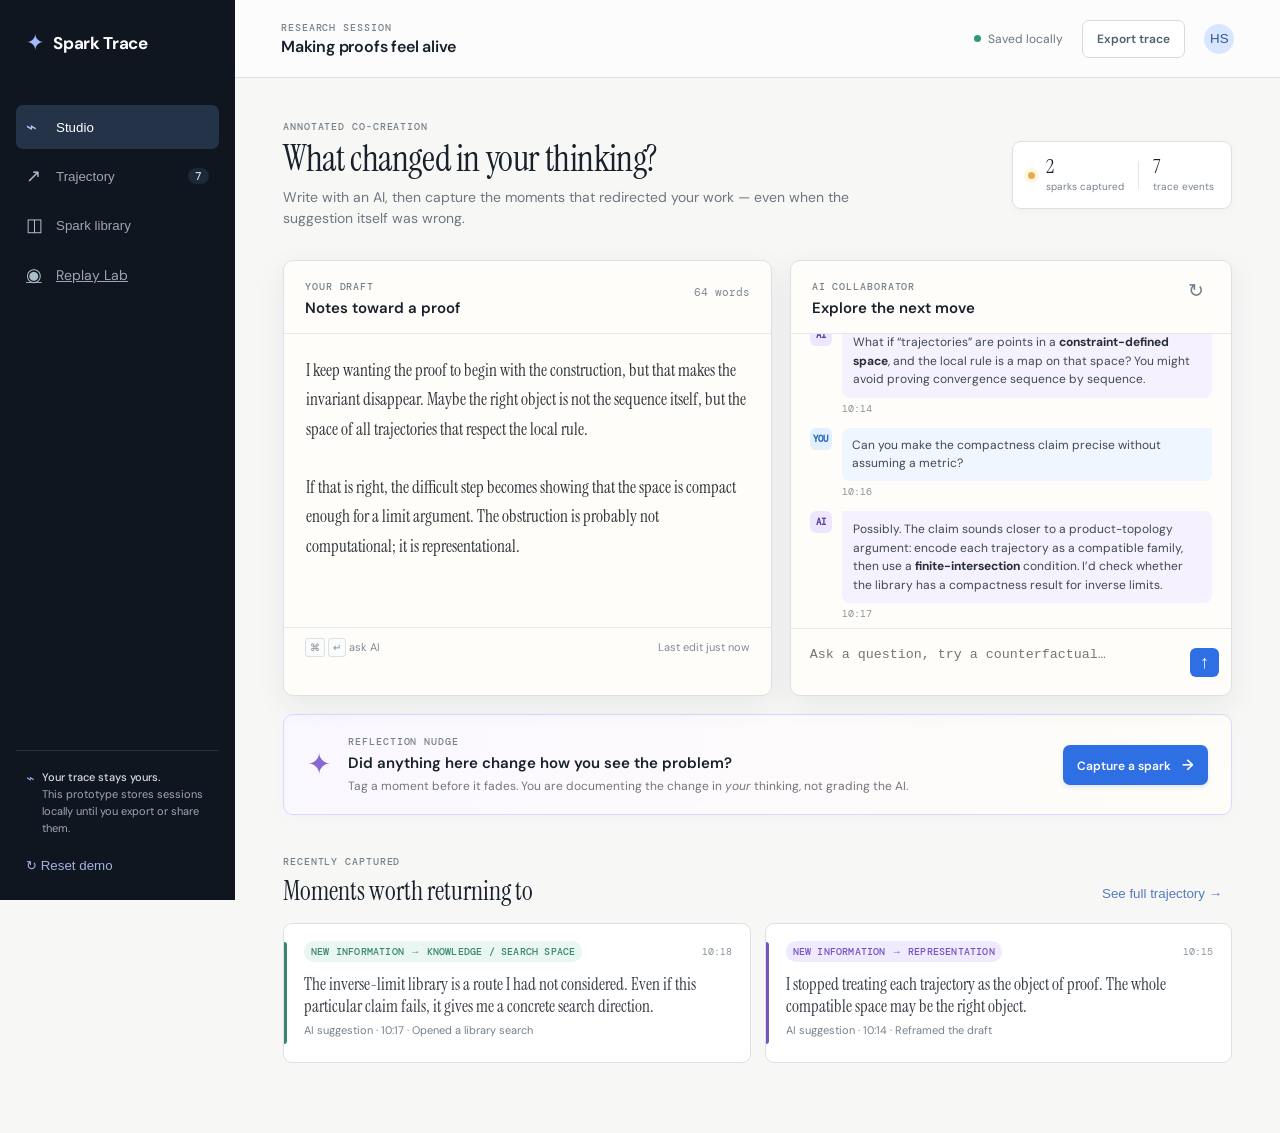
<file: index.html>
<!doctype html>
<html lang="en">
  <head>
    <meta charset="utf-8" />
    <meta name="viewport" content="width=device-width, initial-scale=1" />
    <meta name="theme-color" content="#10161f" />
    <title>Spark Trace — creative work, made inspectable</title>
    <link rel="stylesheet" href="./spark.css" />
    <link rel="stylesheet" href="./spark-v2.css" />
  </head>
  <body>
    <div class="app-shell">
      <aside class="sidebar">
        <a class="brand" href="#top" aria-label="Spark Trace home"><span class="brand-mark">✦</span> Spark Trace</a>
        <nav class="nav" aria-label="Workspace navigation">
          <button class="nav-item active" data-view="studio"><span>⌁</span> Studio</button>
          <button class="nav-item" data-view="trajectory"><span>↗</span> Trajectory <b id="trajectoryCount">7</b></button>
          <button class="nav-item" data-view="library"><span>◫</span> Spark library</button>
          <a class="nav-item" href="./replay.html"><span>◉</span> Replay Lab</a>
        </nav>
        <div class="sidebar-bottom">
          <div class="consent-note"><span class="lock">⌁</span><p><strong>Your trace stays yours.</strong><br />This prototype stores sessions locally until you export or share them.</p></div>
          <button class="text-button" id="resetDemo">↻ Reset demo</button>
        </div>
      </aside>

      <main id="top" class="workspace">
        <header class="topbar">
          <div class="project-title"><span class="eyebrow">RESEARCH SESSION</span><input id="sessionTitle" aria-label="Session title" value="Making proofs feel alive" /></div>
          <div class="topbar-actions"><span class="saved" id="saveState"><i></i> Saved locally</span><button class="button button-ghost" id="exportButton">Export trace</button><button class="avatar" aria-label="Profile">HS</button></div>
        </header>

        <section id="studioView" class="studio-view">
          <section class="intro-bar">
            <div><p class="eyebrow">ANNOTATED CO-CREATION</p><h1>What changed in your thinking?</h1><p class="subtle">Write with an AI, then capture the moments that redirected your work — even when the suggestion itself was wrong.</p></div>
            <div class="session-pulse"><span class="pulse-dot"></span><div><strong id="sparkTotal">2</strong><small>sparks captured</small></div><div class="pulse-rule"></div><div><strong id="turnTotal">7</strong><small>trace events</small></div></div>
          </section>

          <section class="work-grid">
            <article class="writing-panel panel">
              <div class="panel-header"><div><p class="eyebrow">YOUR DRAFT</p><h2>Notes toward a proof</h2></div><span class="word-count" id="wordCount">68 words</span></div>
              <textarea id="draft" spellcheck="true">I keep wanting the proof to begin with the construction, but that makes the invariant disappear. Maybe the right object is not the sequence itself, but the space of all trajectories that respect the local rule.

If that is right, the difficult step becomes showing that the space is compact enough for a limit argument. The obstruction is probably not computational; it is representational.</textarea>
              <div class="editor-footer"><span><kbd>⌘</kbd> <kbd>↵</kbd> ask AI</span><span id="editState">Last edit just now</span></div>
            </article>

            <article class="ai-panel panel">
              <div class="panel-header"><div><p class="eyebrow">AI COLLABORATOR</p><h2>Explore the next move</h2></div><button id="newSuggestion" class="icon-button" title="New suggestion" aria-label="New suggestion">↻</button></div>
              <div id="chatStream" class="chat-stream" aria-live="polite"></div>
              <form id="promptForm" class="prompt-box"><textarea id="promptInput" aria-label="Message the AI" placeholder="Ask a question, try a counterfactual…"></textarea><button class="send-button" aria-label="Send message" type="submit">↑</button></form>
            </article>
          </section>

          <section class="annotation-prompt" id="annotationPrompt">
            <div class="spark-glyph">✦</div><div><p class="eyebrow">REFLECTION NUDGE</p><h2>Did anything here change how you see the problem?</h2><p>Tag a moment before it fades. You are documenting the change in <em>your</em> thinking, not grading the AI.</p></div><button class="button" id="openAnnotation">Capture a spark <span>→</span></button>
          </section>

          <section class="recent-section">
            <div class="section-heading"><div><p class="eyebrow">RECENTLY CAPTURED</p><h2>Moments worth returning to</h2></div><button class="text-button" data-view="trajectory">See full trajectory →</button></div>
            <div class="spark-cards" id="sparkCards"></div>
          </section>
        </section>

        <section id="trajectoryView" class="secondary-view hidden">
          <div class="secondary-heading"><p class="eyebrow">SESSION REPLAY</p><h1>Trajectory, not transcript.</h1><p>Inspect the moves, pauses, revisions, and sparks that made this session take its particular path.</p></div>
          <div class="trajectory-layout"><section class="trace-card"><div class="trace-head"><div><h2>Interaction trace</h2><p><span class="legend human"></span> You <span class="legend ai"></span> AI <span class="legend spark"></span> Spark</p></div><button class="button button-ghost" id="addCheckpoint">+ Add checkpoint</button></div><ol class="timeline" id="timeline"></ol></section><aside class="insight-panel"><p class="eyebrow">TRACE READING</p><h2>What the trajectory suggests</h2><div id="trajectoryInsights"></div><div class="method-note"><span>◌</span><p><strong>Research prompt</strong><br />Compare a captured spark to the next two human moves. Did it redirect action, only prompt reflection, or leave no trace?</p></div></aside></div>
        </section>

        <section id="libraryView" class="secondary-view hidden">
          <div class="secondary-heading"><p class="eyebrow">WORKING TAXONOMY</p><h1>A spark has two coordinates.</h1><p>First: what changed in the person’s thinking? Second: what kind of cue set that change in motion? The two should not be collapsed into one label.</p></div>
          <div class="taxonomy-tools"><input id="taxonomySearch" placeholder="Search changes or triggers" aria-label="Search changes or triggers" /><span id="taxonomyResult">6 changes · 7 triggers</span></div><div class="taxonomy-grid" id="taxonomyGrid"></div>
        </section>
      </main>
    </div>

    <div class="modal-backdrop hidden" id="modalBackdrop">
      <section class="annotation-modal" role="dialog" aria-modal="true" aria-labelledby="annotationTitle">
        <button class="modal-close" id="closeAnnotation" aria-label="Close">×</button><p class="eyebrow">CAPTURE A SPARK</p><h2 id="annotationTitle">Name the shift, not the suggestion.</h2><p class="modal-lede">Select the cue that mattered, then describe what became newly possible in your thinking.</p>
        <form id="annotationForm">
          <label>Source moment<select id="sourceMoment"></select></label>
          <div class="taxonomy-form-block"><p class="form-label">1. What changed in your thinking?</p><p class="form-helper">Choose the primary dimension of change.</p><div class="type-picker impact-picker" id="impactPicker"></div></div>
          <div class="taxonomy-form-block"><p class="form-label">2. What triggered that change?</p><p class="form-helper">Select every cue that mattered. It is fine to leave this uncertain.</p><div class="type-picker trigger-picker" id="triggerPicker"></div></div>
          <label>What changed for you?<textarea id="sparkDescription" placeholder="e.g. I stopped trying to prove a property of each trajectory and started looking for structure in the whole space." required></textarea></label>
          <div class="form-row"><label>Confidence<select id="sparkConfidence"><option>Emerging — I want to follow it</option><option>Likely — it redirected my next step</option><option>Confirmed — it shaped the draft</option></select></label><label>What happened next?<select id="sparkOutcome"><option>I explored it</option><option>I revised my framing</option><option>I found a tool / source</option><option>I set it aside</option></select></label></div>
          <div class="modal-actions"><button class="button button-ghost" type="button" id="cancelAnnotation">Cancel</button><button class="button" type="submit">Save spark <span>→</span></button></div>
        </form>
      </section>
    </div>
    <div class="toast hidden" id="toast"></div>
    <script src="./spark.js"></script>
  </body>
</html>
</file>
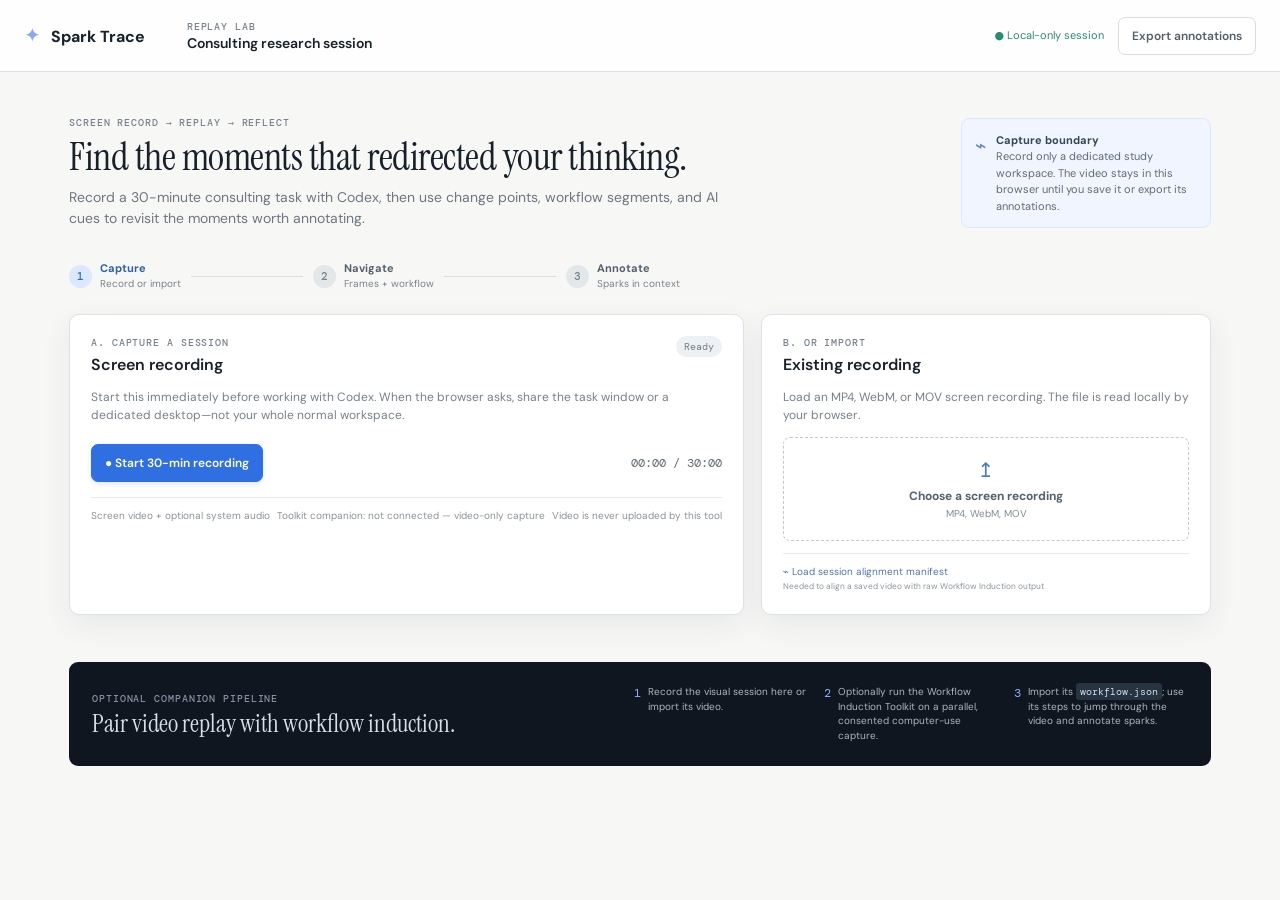
<file: replay.html>
<!doctype html>
<html lang="en">
  <head>
    <meta charset="utf-8" />
    <meta name="viewport" content="width=device-width, initial-scale=1" />
    <meta name="theme-color" content="#10161f" />
    <title>Spark Trace Replay Lab</title>
    <link rel="stylesheet" href="./replay.css" />
  </head>
  <body>
    <header class="topbar">
      <a class="brand" href="./index.html"><span>✦</span> Spark Trace</a>
      <div class="session-title"><span class="eyebrow">REPLAY LAB</span><input id="sessionName" value="Consulting research session" aria-label="Session name" /></div>
      <div class="top-actions"><span class="local-status">● Local-only session</span><button class="ghost-button" id="exportButton">Export annotations</button></div>
    </header>

    <main>
      <section class="hero">
        <div>
          <p class="eyebrow">SCREEN RECORD → REPLAY → REFLECT</p>
          <h1>Find the moments that redirected your thinking.</h1>
          <p>Record a 30-minute consulting task with Codex, then use change points, workflow segments, and AI cues to revisit the moments worth annotating.</p>
        </div>
        <aside class="privacy-note"><span>⌁</span><p><strong>Capture boundary</strong><br />Record only a dedicated study workspace. The video stays in this browser until you save it or export its annotations.</p></aside>
      </section>

      <section class="stepper" aria-label="Replay workflow">
        <div class="step active"><span>1</span><div><strong>Capture</strong><small>Record or import</small></div></div>
        <i></i>
        <div class="step"><span>2</span><div><strong>Navigate</strong><small>Frames + workflow</small></div></div>
        <i></i>
        <div class="step"><span>3</span><div><strong>Annotate</strong><small>Sparks in context</small></div></div>
      </section>

      <section class="capture-grid">
        <article class="card capture-card">
          <div class="card-heading"><div><p class="eyebrow">A. CAPTURE A SESSION</p><h2>Screen recording</h2></div><span id="recordStatus" class="status-pill">Ready</span></div>
          <p class="support">Start this immediately before working with Codex. When the browser asks, share the task window or a dedicated desktop—not your whole normal workspace.</p>
          <div class="record-controls">
            <button class="primary-button" id="recordButton">● Start 30-min recording</button>
            <button class="danger-button hidden" id="stopButton">■ Stop & prepare replay</button>
            <span id="recordTimer" class="timer">00:00 / 30:00</span>
          </div>
          <div class="capture-foot"><span>Screen video + optional system audio</span><span id="workflowCompanionStatus">Toolkit companion: checking local connection…</span><span>Video is never uploaded by this tool</span></div>
        </article>

        <article class="card import-card">
          <div class="card-heading"><div><p class="eyebrow">B. OR IMPORT</p><h2>Existing recording</h2></div></div>
          <p class="support">Load an MP4, WebM, or MOV screen recording. The file is read locally by your browser.</p>
          <label class="file-drop" for="videoInput"><input id="videoInput" type="file" accept="video/*" /><span class="drop-icon">↥</span><strong>Choose a screen recording</strong><small>MP4, WebM, MOV</small></label>
          <a class="download-link hidden" id="videoDownload" download="spark-trace-recording.webm">↓ Save captured recording</a>
          <label class="manifest-import" for="sessionManifestInput"><input id="sessionManifestInput" type="file" accept=".json,application/json" />⌁ Load session alignment manifest <small>Needed to align a saved video with raw Workflow Induction output</small></label>
          <a class="download-link hidden" id="manifestDownload" download="spark-trace-session.json">↓ Save session alignment manifest</a>
        </article>
      </section>

      <section id="workspace" class="workspace hidden">
        <div class="replay-header">
          <div><p class="eyebrow">SESSION REPLAY</p><h2 id="videoLabel">Untitled recording</h2><p id="durationLabel">Preparing video…</p></div>
          <div class="replay-counts"><div><strong id="frameCount">0</strong><small>change points</small></div><div><strong id="segmentCount">0</strong><small>workflow segments</small></div><div><strong id="candidateCount">0</strong><small>review prompts</small></div><div><strong id="sparkCount">0</strong><small>sparks</small></div></div>
        </div>

        <div class="video-layout">
          <article class="video-card">
            <video id="replayVideo" controls playsinline></video>
            <div class="playhead-panel">
              <div><span class="eyebrow">PLAYHEAD</span><strong id="playhead">00:00</strong></div>
              <div class="range-wrap"><label for="rangeStart">Annotate a moment or interval</label><div><input id="rangeStart" type="number" min="0" step="1" value="0" /><span>to</span><input id="rangeEnd" type="number" min="0" step="1" value="0" /><span>sec</span><button class="text-button" id="usePlayhead">Use playhead</button></div></div>
              <button class="primary-button compact" id="openSparkButton">Capture spark →</button>
            </div>
          </article>

          <aside class="right-rail">
            <article class="rail-card">
              <div class="rail-heading"><div><p class="eyebrow">WORKFLOW NAVIGATION</p><h3>Find a moment faster</h3></div><button class="text-button" id="openSegmentButton">+ Segment</button></div>
              <div class="filter-row" id="filters">
                <button class="filter active" data-filter="all">All</button>
                <button class="filter" data-filter="ai">AI cue</button>
                <button class="filter" data-filter="source">Source</button>
                <button class="filter" data-filter="draft">Draft</button>
                <button class="filter" data-filter="calculate">Table / calc</button>
              </div>
              <input id="segmentSearch" class="search" placeholder="Search workflow labels or notes" aria-label="Search workflow segments" />
              <div class="segment-list" id="segmentList"></div>
              <label class="workflow-import" for="workflowInput"><input id="workflowInput" type="file" accept=".json,application/json" />⌁ Import workflow.json <small>Optional companion output from Workflow Induction Toolkit</small></label>
              <p class="alignment-status" id="alignmentStatus">Workflow alignment: waiting for an import</p>
            </article>
            <article class="rail-card method-card"><span>◌</span><p><strong>Suggestions are not labels</strong><br />Video changes and workflow events can propose a moment to review. Only the participant can confirm, edit, or dismiss a spark.</p></article>
          </aside>
        </div>

        <section class="filmstrip-section">
          <div class="section-title"><div><p class="eyebrow">VISUAL TIMELINE</p><h2>Change-point filmstrip</h2></div><div class="sampling"><label for="sampleInterval">Sample every</label><select id="sampleInterval"><option value="15" selected>15 sec</option><option value="30">30 sec</option><option value="60">60 sec</option></select><button class="ghost-button" id="buildFrames">Rebuild frames</button></div></div>
          <p class="support">Frames are generated locally from the recording. Add a workflow segment or spark when a thumbnail reminds you of a meaningful turn.</p>
          <div class="filmstrip" id="filmstrip"></div>
        </section>

        <section class="candidate-section">
          <div class="section-title"><div><p class="eyebrow">ASSISTED REVIEW QUEUE</p><h2>Candidate moments to consider</h2></div><button class="ghost-button" id="generateCandidates">Refresh suggestions</button></div>
          <p class="support">The tool proposes moments from visible context changes and imported workflow activity: AI turns, source transitions, pauses, rapid switching, corrections, and workflow boundaries. These are prompts for review—not inferred sparks.</p>
          <div class="candidate-list" id="candidateList"></div>
        </section>

        <section class="annotation-section">
          <div class="section-title"><div><p class="eyebrow">CAPTURED SPARKS</p><h2>Participant interpretation, linked to evidence</h2></div><button class="text-button" id="jumpToCurrent">Jump to playhead ↑</button></div>
          <div class="spark-list" id="sparkList"></div>
        </section>
      </section>

      <section class="how-it-works">
        <div><p class="eyebrow">OPTIONAL COMPANION PIPELINE</p><h2>Pair video replay with workflow induction.</h2></div>
        <ol>
          <li><span>1</span><p>Record the visual session here or import its video.</p></li>
          <li><span>2</span><p>Optionally run the Workflow Induction Toolkit on a parallel, consented computer-use capture.</p></li>
          <li><span>3</span><p>Import its <code>workflow.json</code>; use its steps to jump through the video and annotate sparks.</p></li>
        </ol>
      </section>
    </main>

    <div class="modal-backdrop hidden" id="sparkModal">
      <section class="modal" role="dialog" aria-modal="true" aria-labelledby="sparkModalTitle">
        <button class="close" data-close="sparkModal" aria-label="Close">×</button>
        <p class="eyebrow">CAPTURE A SPARK</p><h2 id="sparkModalTitle">Name the shift, then its trigger.</h2>
        <p class="modal-intro">This annotation will be linked to <strong id="sparkMoment">00:00</strong> in the recording. Describe a change in your thinking—not whether the AI was correct.</p>
        <form id="sparkForm">
          <label>What was the cue?<select id="cueType"><option>AI response visible on screen</option><option>Source / document evidence</option><option>My own question or note</option><option>Contrast, conflict, or error</option><option>Other screen moment</option></select></label>
          <label>Cue note <input id="cueNote" placeholder="e.g. Codex used the prior fiscal-year column" /></label>
          <div class="taxonomy-block"><p class="form-label">1. What changed in your thinking?</p><p class="form-help">Choose the primary dimension of change.</p><div class="picker" id="changePicker"></div></div>
          <div class="taxonomy-block"><p class="form-label">2. What triggered that change?</p><p class="form-help">Choose every kind of cue that mattered.</p><div class="picker" id="triggerPicker"></div></div>
          <label>What changed for you?<textarea id="sparkText" required placeholder="Before this, I was… After this cue, I began to…"></textarea></label>
          <div class="two-col"><label>Confidence<select id="confidence"><option>Emerging — I want to follow it</option><option>Likely — it redirected my next step</option><option>Confirmed — it shaped the recommendation</option></select></label><label>What happened next?<select id="outcome"><option>I explored another source</option><option>I revised a claim</option><option>I changed the recommendation</option><option>I set it aside</option></select></label></div>
          <div class="modal-actions"><button type="button" class="ghost-button" data-close="sparkModal">Cancel</button><button class="primary-button" type="submit">Save spark →</button></div>
        </form>
      </section>
    </div>

    <div class="modal-backdrop hidden" id="segmentModal">
      <section class="modal small-modal" role="dialog" aria-modal="true" aria-labelledby="segmentModalTitle">
        <button class="close" data-close="segmentModal" aria-label="Close">×</button>
        <p class="eyebrow">ADD A NAVIGATION MARKER</p><h2 id="segmentModalTitle">Describe what was happening.</h2>
        <form id="segmentForm">
          <label>Label <input id="segmentLabel" required placeholder="e.g. Compared FY23 and FY24 risk disclosures" /></label>
          <div class="two-col"><label>Start (sec)<input id="segmentStart" type="number" min="0" step="1" required /></label><label>End (sec)<input id="segmentEnd" type="number" min="0" step="1" required /></label></div>
          <label>Activity type<select id="segmentKind"><option value="source">Source / document</option><option value="ai">AI cue</option><option value="draft">Draft / recommendation</option><option value="calculate">Table / calculation</option><option value="other">Other</option></select></label>
          <label>Note <textarea id="segmentNote" placeholder="Optional reminder for the replay"></textarea></label>
          <div class="modal-actions"><button type="button" class="ghost-button" data-close="segmentModal">Cancel</button><button class="primary-button" type="submit">Save marker →</button></div>
        </form>
      </section>
    </div>
    <div class="toast hidden" id="toast"></div>
    <script src="./replay.js"></script>
  </body>
</html>
</file>
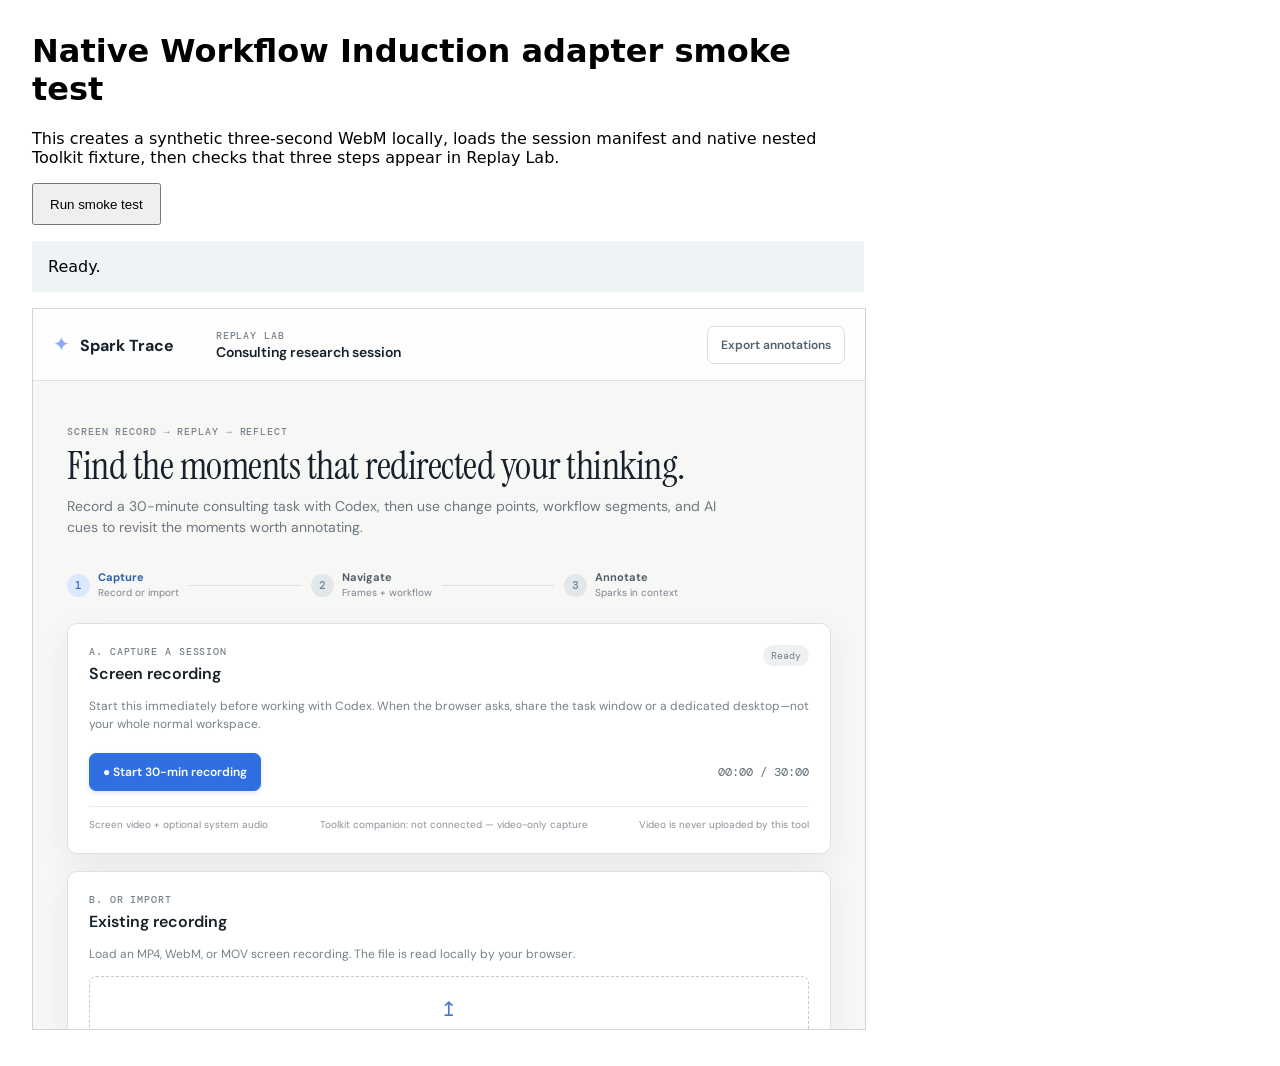
<file: tests/workflow-integration.html>
<!doctype html>
<meta charset="utf-8" />
<title>Spark Trace native Workflow Induction smoke test</title>
<style>body{font:16px system-ui;margin:2rem;max-width:52rem}button{padding:.7rem 1rem}#result{margin-top:1rem;padding:1rem;background:#eef3f6;white-space:pre-wrap}iframe{width:100%;height:720px;border:1px solid #ccd6dc;margin-top:1rem}</style>
<h1>Native Workflow Induction adapter smoke test</h1>
<p>This creates a synthetic three-second WebM locally, loads the session manifest and native nested Toolkit fixture, then checks that three steps appear in Replay Lab.</p>
<button id="run">Run smoke test</button><div id="result">Ready.</div><iframe id="app" src="../replay.html"></iframe>
<script>
const result = document.querySelector('#result'); const app = document.querySelector('#app');
const wait = (ms) => new Promise(resolve => setTimeout(resolve, ms));
function selectFile(input, file) { const dt = new DataTransfer(); dt.items.add(file); input.files = dt.files; input.dispatchEvent(new Event('change', { bubbles: true })); }
async function makeVideo() {
  const canvas = document.createElement('canvas'); canvas.width = 320; canvas.height = 180; const ctx = canvas.getContext('2d');
  const stream = canvas.captureStream(10); const recorder = new MediaRecorder(stream, { mimeType: 'video/webm' }); const chunks = [];
  recorder.ondataavailable = event => { if (event.data.size) chunks.push(event.data); };
  const done = new Promise(resolve => recorder.onstop = resolve); recorder.start(); const started = performance.now();
  while (performance.now() - started < 3100) { const time = performance.now() - started; ctx.fillStyle = time < 1000 ? '#1f4f82' : time < 2000 ? '#7d52b1' : '#ba654d'; ctx.fillRect(0,0,320,180); ctx.fillStyle = '#fff'; ctx.font = '24px sans-serif'; ctx.fillText('Synthetic ' + Math.floor(time / 1000), 76, 98); await wait(100); }
  recorder.stop(); await done; stream.getTracks().forEach(track => track.stop()); return new File([new Blob(chunks, { type: 'video/webm' })], 'synthetic-smoke-test.webm', { type: 'video/webm' });
}
async function fixture(path, name) { const body = await (await fetch(path)).text(); return new File([body], name, { type: 'application/json' }); }
document.querySelector('#run').onclick = async () => {
  try {
    result.textContent = 'Creating a local synthetic video…'; const video = await makeVideo(); const doc = app.contentDocument;
    selectFile(doc.querySelector('#videoInput'), video); await wait(700);
    selectFile(doc.querySelector('#sessionManifestInput'), await fixture('../fixtures/spark-trace-session-smoke.json', 'spark-trace-session-smoke.json')); await wait(100);
    selectFile(doc.querySelector('#workflowInput'), await fixture('../fixtures/workflow-induction-smoke.json', 'workflow-induction-smoke.json')); await wait(500);
    const count = doc.querySelector('#segmentCount').textContent; const status = doc.querySelector('#alignmentStatus').textContent;
    if (count !== '3') throw new Error('Expected 3 aligned workflow steps; saw ' + count + '. ' + status);
    result.textContent = 'PASS\n' + status + '\nNative nested Workflow Induction nodes were aligned to the synthetic video.';
  } catch (error) { result.textContent = 'FAIL\n' + error.message; throw error; }
};
</script>
</file>
<file: spark.css>
@import url('https://fonts.googleapis.com/css2?family=DM+Mono:wght@400;500&family=DM+Sans:opsz,wght@9..40,400;9..40,500;9..40,600;9..40,700&family=Instrument+Serif:ital@0;1&display=swap');

:root{--ink:#18212b;--navy:#10161f;--muted:#6e7681;--line:#dce1e5;--paper:#f7f8f6;--warm:#fffdf9;--blue:#2f6fe4;--blue-soft:#e9f0ff;--purple:#7a59c5;--purple-soft:#f0eaff;--gold:#d18a24;--green:#2f9978;--shadow:0 9px 30px rgba(17,26,36,.07)}*{box-sizing:border-box}body{margin:0;background:var(--paper);color:var(--ink);font-family:"DM Sans",system-ui,sans-serif;font-size:14px}.app-shell{min-height:100vh}.sidebar{width:235px;background:var(--navy);color:#dce2e9;position:fixed;inset:0 auto 0 0;padding:28px 16px 20px;display:flex;flex-direction:column}.brand{color:#fff;text-decoration:none;font-weight:700;font-size:17px;letter-spacing:-.3px;padding:0 10px;margin-bottom:48px;display:flex;gap:9px;align-items:center}.brand-mark{color:#9fbafd;font-size:22px}.nav{display:grid;gap:5px}.nav-item{font:500 14px inherit;color:#9ba6b5;background:transparent;border:0;border-radius:7px;padding:11px 10px;text-align:left;cursor:pointer;display:flex;gap:12px;align-items:center}.nav-item span{font-size:18px;width:18px;color:#aebdcb}.nav-item b{margin-left:auto;background:#1d2937;color:#cdd9e5;border-radius:10px;padding:1px 7px;font:500 11px "DM Mono"}.nav-item:hover{background:#182230;color:#fff}.nav-item.active{background:#253349;color:#fff}.nav-item.active span{color:#aec6ff}.sidebar-bottom{margin-top:auto}.consent-note{border-top:1px solid #27313d;padding:18px 10px 14px;display:flex;gap:8px;color:#9ca8b7}.consent-note p{margin:0;font-size:11px;line-height:1.55}.consent-note strong{color:#d6dde5;font-weight:500}.lock{color:#8facf5}.text-button{border:0;background:transparent;color:#547abf;font:500 12px inherit;cursor:pointer;padding:7px 10px}.sidebar .text-button{color:#9eb3df}.workspace{margin-left:235px;min-height:100vh}.topbar{height:78px;padding:0 46px;display:flex;align-items:center;justify-content:space-between;border-bottom:1px solid var(--line);background:rgba(255,255,255,.66)}.project-title{display:grid;gap:2px}.eyebrow{font:500 10px "DM Mono",monospace;letter-spacing:.09em;color:#77818b;margin:0;text-transform:uppercase}.project-title input{border:0;background:none;padding:0;font:600 16px "DM Sans";color:var(--ink);letter-spacing:-.2px;outline:0}.topbar-actions{display:flex;align-items:center;gap:19px}.saved{color:#69757f;font-size:12px;display:flex;align-items:center;gap:7px}.saved i{height:7px;width:7px;background:var(--green);border-radius:50%;display:inline-block}.button{border:0;background:var(--blue);color:#fff;border-radius:7px;padding:10px 14px;font:600 12px "DM Sans";cursor:pointer;box-shadow:0 2px 4px rgba(34,86,184,.15)}.button span{margin-left:8px;font-size:15px}.button:hover{background:#205dc9}.button-ghost{background:#fff;color:#496273;border:1px solid #d4dce2;box-shadow:none}.button-ghost:hover{background:#f5f7f8}.avatar{width:30px;height:30px;border-radius:50%;border:0;background:#d9e6ff;color:#315897;font:600 11px inherit}.studio-view,.secondary-view{max-width:1232px;margin:0 auto;padding:42px 48px 70px}.intro-bar{display:flex;justify-content:space-between;gap:30px;align-items:center;margin-bottom:30px}.intro-bar h1,.secondary-heading h1{font:400 36px/1.02 "Instrument Serif",Georgia,serif;margin:8px 0 9px;letter-spacing:-.4px}.subtle,.secondary-heading>p:last-child{color:var(--muted);margin:0;line-height:1.55;max-width:590px}.session-pulse{display:flex;align-items:center;background:#fff;border:1px solid var(--line);border-radius:9px;padding:14px 15px;gap:11px;min-width:220px;box-shadow:0 2px 8px rgba(17,26,36,.03)}.pulse-dot{width:7px;height:7px;border-radius:50%;background:#e3ae53;box-shadow:0 0 0 4px #fff6df}.session-pulse strong{display:block;font:500 20px/1 "Instrument Serif"}.session-pulse small{color:#78818b;font-size:10px;white-space:nowrap}.pulse-rule{width:1px;background:#e3e7e9;height:28px;margin:0 3px}.work-grid{display:grid;grid-template-columns:minmax(0,1.05fr) minmax(350px,.95fr);gap:18px}.panel{border:1px solid var(--line);background:var(--warm);border-radius:10px;box-shadow:var(--shadow);min-height:410px;display:flex;flex-direction:column}.panel-header{padding:19px 21px 15px;display:flex;justify-content:space-between;align-items:flex-start;border-bottom:1px solid #e6e9ea}.panel-header h2{font:600 15px "DM Sans";margin:5px 0 0}.word-count{color:#7d8790;font:11px "DM Mono";padding-top:5px}.writing-panel textarea{border:0;outline:0;width:100%;padding:22px 22px 12px;resize:none;min-height:293px;background:transparent;color:#2a3035;font:400 17px/1.72 "Instrument Serif",Georgia,serif}.editor-footer{border-top:1px solid #e6e9ea;padding:12px 21px;display:flex;justify-content:space-between;color:#818b94;font-size:11px}.editor-footer kbd{font:10px "DM Mono";padding:2px 4px;border:1px solid #dbe0e3;border-radius:3px;background:#fafbfb}.icon-button{border:0;background:transparent;color:#70808c;font-size:19px;cursor:pointer;line-height:1}.chat-stream{padding:18px 19px 8px;display:grid;gap:13px;overflow:auto;max-height:294px;flex:1}.message{display:grid;grid-template-columns:23px 1fr;gap:9px;align-items:start}.message .identity{width:22px;height:22px;border-radius:6px;display:grid;place-items:center;font:600 9px "DM Mono"}.message.ai .identity{background:#ece6ff;color:#6141aa}.message.user .identity{background:#e2efff;color:#2c68bb}.bubble{color:#414950;font-size:12px;line-height:1.55;padding-top:1px}.message.ai .bubble{background:#f5f1ff;border-radius:0 8px 8px 8px;padding:9px 11px}.message.user .bubble{background:#eef6ff;border-radius:8px 0 8px 8px;padding:8px 10px}.bubble strong{color:#292d35}.message-time{font:10px "DM Mono";color:#8b929a;margin-top:4px}.prompt-box{border-top:1px solid #e6e9ea;display:flex;align-items:center;padding:11px 12px;gap:8px}.prompt-box textarea{resize:none;border:0;outline:0;font:12px/1.35 inherit;background:transparent;min-height:32px;max-height:58px;flex:1;padding:7px}.send-button{background:var(--blue);color:white;border:0;border-radius:6px;width:29px;height:29px;font-size:18px;cursor:pointer}.annotation-prompt{margin-top:18px;border:1px solid #dfd5ff;background:linear-gradient(100deg,#faf8ff,#fffdf8);border-radius:10px;padding:20px 23px;display:flex;align-items:center;gap:17px;box-shadow:0 3px 14px rgba(86,66,155,.04)}.spark-glyph{font-size:29px;color:#8768cf;line-height:1}.annotation-prompt>div:nth-child(2){flex:1}.annotation-prompt h2{font:600 15px "DM Sans";margin:5px 0}.annotation-prompt p:not(.eyebrow){margin:0;color:#74767e;font-size:12px}.recent-section{margin-top:40px}.section-heading{display:flex;justify-content:space-between;align-items:end;margin-bottom:15px}.section-heading h2{font:400 26px "Instrument Serif";margin:6px 0 0}.spark-cards{display:grid;grid-template-columns:repeat(2,minmax(0,1fr));gap:14px}.spark-card{background:#fff;border:1px solid var(--line);border-radius:9px;padding:17px 18px;position:relative;min-height:140px}.spark-card:before{content:"";position:absolute;left:0;top:18px;bottom:18px;width:3px;border-radius:0 3px 3px 0;background:var(--spark-color,#8064c9)}.spark-card-head{display:flex;align-items:center;gap:8px;margin-left:2px}.type-chip{font:500 10px "DM Mono";padding:4px 7px;border-radius:10px;background:var(--chip-bg,#f1ebff);color:var(--chip-color,#7556bb);text-transform:uppercase;letter-spacing:.02em}.spark-card time{font:10px "DM Mono";color:#89929a;margin-left:auto}.spark-card p{font:400 17px/1.27 "Instrument Serif";margin:12px 2px 6px;color:#313840}.spark-card footer{color:#75808a;font-size:11px;margin-left:2px}.hidden{display:none!important}.secondary-heading{margin:12px 0 30px}.trajectory-layout{display:grid;grid-template-columns:minmax(0,1fr) 275px;gap:20px}.trace-card,.insight-panel{background:#fff;border:1px solid var(--line);border-radius:10px;box-shadow:var(--shadow)}.trace-head{display:flex;align-items:center;justify-content:space-between;padding:21px;border-bottom:1px solid #e6e9ea}.trace-head h2,.insight-panel h2{margin:0 0 5px;font:600 15px "DM Sans"}.trace-head p{margin:0;color:#7a848d;font-size:11px}.legend{display:inline-block;width:7px;height:7px;border-radius:50%;margin:0 4px 1px 10px}.legend:first-child{margin-left:0}.legend.human{background:#558eea}.legend.ai{background:#8a6ace}.legend.spark{background:#d89739}.timeline{margin:0;padding:12px 22px 24px;list-style:none}.timeline-item{display:grid;grid-template-columns:70px 20px 1fr;gap:10px;min-height:73px}.timeline-item time{font:10px "DM Mono";color:#89929a;padding-top:11px;text-align:right}.timeline-dot{position:relative}.timeline-dot:before{content:"";width:9px;height:9px;border-radius:50%;position:absolute;top:11px;left:5px;background:#5a91e9;box-shadow:0 0 0 4px #edf5ff}.timeline-item:not(:last-child) .timeline-dot:after{content:"";position:absolute;top:24px;left:9px;width:1px;height:calc(100% - 11px);background:#e1e6e9}.timeline-item.ai .timeline-dot:before{background:#8869cc;box-shadow:0 0 0 4px #f2edff}.timeline-item.spark .timeline-dot:before{background:#d79535;box-shadow:0 0 0 4px #fff4dd;width:11px;height:11px;left:4px;top:10px}.timeline-content{padding:8px 0 10px}.timeline-label{font:600 12px "DM Sans";color:#46505a}.timeline-content p{margin:3px 0 0;color:#747e87;font-size:12px;line-height:1.45}.insight-panel{padding:20px;height:max-content}.insight-panel h2{margin-top:6px}.insight{border-top:1px solid #ebedef;margin-top:15px;padding-top:13px}.insight strong{font:500 19px "Instrument Serif";display:block}.insight p{font-size:11px;line-height:1.5;color:#707983;margin:4px 0 0}.method-note{margin-top:21px;border-radius:7px;background:#f5f6f5;padding:12px;display:flex;gap:8px}.method-note span{color:#795ac4}.method-note p{margin:0;color:#757e86;font-size:10px;line-height:1.5}.method-note strong{color:#4e5963;font-size:10px}.taxonomy-tools{border-top:1px solid var(--line);padding:19px 0;display:flex;align-items:center;justify-content:space-between}.taxonomy-tools input{width:320px;border:1px solid #d6dde1;background:#fff;border-radius:6px;padding:10px 12px;font:12px inherit;outline-color:var(--blue)}.taxonomy-tools span{color:#7b858e;font:11px "DM Mono"}.taxonomy-grid{display:grid;grid-template-columns:repeat(3,minmax(0,1fr));gap:12px}.taxonomy-card{background:#fff;border:1px solid var(--line);border-radius:8px;padding:17px;min-height:153px}.taxonomy-card .type-chip{display:inline-block}.taxonomy-card h2{font:600 14px "DM Sans";margin:11px 0 7px}.taxonomy-card p{color:#747d85;font-size:11px;line-height:1.52;margin:0}.modal-backdrop{position:fixed;inset:0;background:rgba(14,21,30,.42);display:grid;place-items:center;padding:20px;z-index:5}.annotation-modal{background:#fff;border-radius:12px;width:min(650px,100%);padding:30px;position:relative;box-shadow:0 18px 50px rgba(0,0,0,.18)}.modal-close{position:absolute;right:17px;top:15px;border:0;background:none;color:#68747d;font-size:26px;cursor:pointer}.annotation-modal h2{font:400 30px/1 "Instrument Serif";margin:8px 0}.modal-lede{margin:0 0 22px;color:#6d7780;font-size:12px;line-height:1.45}.annotation-modal label{display:grid;gap:7px;color:#55616b;font:500 11px "DM Sans";margin:14px 0}.annotation-modal select,.annotation-modal textarea{border:1px solid #d5dce0;border-radius:6px;padding:9px 10px;background:#fff;color:#2e363d;font:12px inherit;outline-color:var(--blue)}.annotation-modal textarea{min-height:90px;resize:vertical;line-height:1.45}.type-picker{display:flex;gap:6px;flex-wrap:wrap}.type-option{border:1px solid #d8dfe4;background:#fff;color:#53606b;border-radius:14px;padding:5px 8px;font:11px "DM Mono";cursor:pointer}.type-option.selected{background:var(--purple-soft);color:#6645ad;border-color:#bca8eb}.form-row{display:grid;grid-template-columns:1fr 1fr;gap:13px}.modal-actions{display:flex;justify-content:flex-end;gap:9px;margin-top:23px}.toast{position:fixed;bottom:25px;right:26px;background:#18212b;color:#fff;border-radius:7px;padding:11px 14px;font-size:12px;box-shadow:0 6px 20px rgba(0,0,0,.16);z-index:9}@media(max-width:900px){.sidebar{width:64px;padding:24px 8px}.brand{padding:0;justify-content:center;font-size:0}.brand-mark{font-size:23px}.nav-item{font-size:0;justify-content:center;padding:11px 0}.nav-item span{font-size:18px;width:auto}.nav-item b,.sidebar-bottom{display:none}.workspace{margin-left:64px}.studio-view,.secondary-view{padding:34px 27px}.topbar{padding:0 27px}.work-grid,.trajectory-layout{grid-template-columns:1fr}.insight-panel{display:none}.taxonomy-grid{grid-template-columns:repeat(2,1fr)}}@media(max-width:630px){.workspace{margin-left:0}.sidebar{position:static;width:auto;height:60px;display:flex;flex-direction:row;align-items:center;padding:10px 15px}.brand{margin:0 20px 0 0;font-size:15px;padding:0}.nav{display:flex;gap:2px}.nav-item{font-size:0;padding:8px 9px}.topbar{padding:0 18px;height:66px}.topbar-actions .saved,.topbar-actions .button-ghost{display:none}.studio-view,.secondary-view{padding:28px 18px 50px}.intro-bar{align-items:flex-start;display:block}.session-pulse{margin-top:20px;width:max-content}.intro-bar h1,.secondary-heading h1{font-size:32px}.work-grid{display:block}.ai-panel{margin-top:15px}.spark-cards,.taxonomy-grid{grid-template-columns:1fr}.annotation-prompt{align-items:flex-start;flex-wrap:wrap}.annotation-prompt .button{margin-left:45px}.section-heading{align-items:start}.section-heading .text-button{padding-right:0}.form-row{grid-template-columns:1fr}.taxonomy-tools input{width:75%}.project-title input{max-width:150px}.topbar-actions{gap:8px}}
</file>
<file: spark-v2.css>
.taxonomy-grid { display: grid; grid-template-columns: 1fr; gap: 30px; }
.taxonomy-group { display: grid; grid-template-columns: 220px minmax(0, 1fr); gap: 18px; padding-top: 4px; }
.taxonomy-group-heading h2 { font: 400 24px "Instrument Serif"; margin: 6px 0; }
.taxonomy-group-heading > p:last-child { margin: 0; color: #78828b; font-size: 11px; line-height: 1.5; }
.taxonomy-cards { display: grid; grid-template-columns: repeat(3, minmax(0, 1fr)); gap: 12px; }
.taxonomy-card { min-height: 142px; }
.taxonomy-form-block { margin: 16px 0; }
.form-label { margin: 0; color: #55616b; font: 500 11px "DM Sans"; }
.form-helper { margin: 4px 0 8px; color: #7a848d; font-size: 10px; line-height: 1.4; }
.type-option.selected { background: var(--choice-bg, var(--purple-soft)); color: var(--choice, #6645ad); border-color: var(--choice, #bca8eb); }
.trigger-picker .type-option.selected::after { content: "✓"; font-weight: 700; margin-left: 5px; }
.impact-picker .type-option { font-weight: 500; }
.annotation-modal { max-height: calc(100vh - 40px); overflow: auto; }

@media (max-width: 900px) {
  .taxonomy-group { grid-template-columns: 1fr; }
  .taxonomy-cards { grid-template-columns: repeat(2, minmax(0, 1fr)); }
}

@media (max-width: 630px) {
  .taxonomy-cards { grid-template-columns: 1fr; }
  .taxonomy-group { gap: 12px; }
}
</file>
<file: replay.css>
@import url('https://fonts.googleapis.com/css2?family=DM+Mono:wght@400;500&family=DM+Sans:opsz,wght@9..40,400;9..40,500;9..40,600;9..40,700&family=Instrument+Serif:ital@0;1&display=swap');
:root{--ink:#17212b;--muted:#6d7780;--navy:#10161f;--line:#dce2e5;--paper:#f7f8f6;--white:#fff;--blue:#306fe1;--purple:#7658bf;--purple-bg:#f0ebff;--green:#2c8b71;--red:#bf554c;--shadow:0 10px 30px rgba(20,30,41,.07)}
*{box-sizing:border-box}
body{margin:0;background:var(--paper);color:var(--ink);font:14px/1.45 "DM Sans",system-ui,sans-serif}
.topbar{height:72px;border-bottom:1px solid var(--line);background:rgba(255,255,255,.82);display:flex;align-items:center;padding:0 max(24px,calc((100vw - 1280px)/2));gap:42px}
.brand{color:var(--ink);text-decoration:none;font-weight:700;font-size:16px;white-space:nowrap}
.brand span{color:#8aa8f6;font-size:20px;margin-right:6px}
.session-title{display:grid;gap:1px;min-width:240px}
.eyebrow{font:500 10px "DM Mono",monospace;letter-spacing:.09em;color:#77828c;margin:0}
.session-title input{font:600 14px "DM Sans";padding:0;border:0;background:transparent;outline:0;color:var(--ink)}
.top-actions{margin-left:auto;display:flex;align-items:center;gap:14px}
.local-status{font-size:11px;color:var(--green)}
button{font:inherit}
.primary-button,.ghost-button,.danger-button{border-radius:7px;padding:10px 13px;font:600 12px "DM Sans";cursor:pointer}
.primary-button{background:var(--blue);color:#fff;border:1px solid var(--blue);box-shadow:0 2px 5px rgba(43,95,189,.15)}
.primary-button:hover{background:#245fca}
.ghost-button{background:#fff;color:#51606b;border:1px solid #d5dde1}
.ghost-button:hover{background:#f4f6f7}
.danger-button{background:#fff4f3;color:#af433c;border:1px solid #f0c9c5}
.hidden{display:none!important}
main{max-width:1210px;margin:0 auto;padding:44px 34px 70px}
.hero{display:flex;justify-content:space-between;gap:40px;align-items:center}
.hero h1{font:400 39px/1.02 "Instrument Serif",Georgia,serif;letter-spacing:-.5px;margin:8px 0 10px;max-width:650px}
.hero>div>p:last-child{color:var(--muted);max-width:660px;margin:0;line-height:1.55}
.privacy-note{display:flex;gap:10px;width:250px;margin:0;padding:13px;border-radius:8px;background:#f0f5ff;border:1px solid #dce8ff;color:#5f6c77;font-size:11px;line-height:1.5}
.privacy-note span{font-size:19px;color:#5a82c9}
.privacy-note p{margin:0}
.privacy-note strong{color:#344756}
.stepper{display:flex;align-items:center;gap:10px;margin:31px 0 22px}
.stepper>i{height:1px;background:#d9dfe3;flex:1;max-width:112px}
.step{display:flex;gap:8px;align-items:center;color:#79838c}
.step span{width:23px;height:23px;display:grid;place-items:center;border-radius:50%;background:#e2e7e9;color:#71808c;font:500 11px "DM Mono"}
.step strong{display:block;font-size:11px;color:#53606a}
.step small{display:block;font-size:10px}
.step.active span{background:#dbe8ff;color:#3168bd}
.step.active strong{color:#2e5fa9}
.capture-grid{display:grid;grid-template-columns:1.35fr .9fr;gap:17px}
.card,.video-card,.rail-card{background:#fff;border:1px solid var(--line);border-radius:10px;box-shadow:var(--shadow)}
.capture-card,.import-card{padding:21px}
.card-heading,.rail-heading{display:flex;justify-content:space-between;gap:16px}
.card h2,.rail-card h3{margin:5px 0 0;font:600 16px "DM Sans"}
.status-pill{border-radius:12px;background:#eef1f3;color:#737e86;padding:4px 8px;height:max-content;font:10px "DM Mono"}
.status-pill.recording{background:#fff0ee;color:#b7453c}
.support{color:#76818a;font-size:12px;line-height:1.5;margin:13px 0}
.record-controls{display:flex;align-items:center;gap:10px;margin:20px 0 15px}
.timer{margin-left:auto;color:#626d75;font:12px "DM Mono"}
.capture-foot{display:flex;justify-content:space-between;border-top:1px solid #e8ebec;padding-top:11px;color:#89929a;font-size:10px}
.capture-foot #workflowCompanionStatus.active{color:#2c8b71}
.file-drop{min-height:104px;border:1px dashed #bfcbd3;border-radius:7px;display:grid;place-content:center;text-align:center;cursor:pointer;color:#53626d}
.file-drop input,.workflow-import input{position:absolute;width:1px;height:1px;opacity:0}
.file-drop:hover{background:#f7faff;border-color:#8aa7e3}
.drop-icon{display:block;color:#4a78c7;font-size:20px}
.file-drop strong{font-size:12px;margin-top:3px}
.file-drop small{font-size:10px;color:#818b94;margin-top:2px}
.download-link{display:block;margin-top:10px;color:#4c74b5;font-size:11px}
.manifest-import{display:block;border-top:1px solid #e8ecee;padding-top:11px;margin-top:12px;color:#5375aa;font-size:10px;cursor:pointer}
.manifest-import input{position:absolute;width:1px;height:1px;opacity:0}
.manifest-import small{display:block;color:#8b949b;margin-top:2px}
.workspace{margin-top:43px}
.replay-header{border-top:1px solid var(--line);padding:29px 0 18px;display:flex;justify-content:space-between;align-items:flex-end}
.replay-header h2,.section-title h2{font:400 27px "Instrument Serif";margin:6px 0 0}
.replay-header>div>p:last-child{margin:3px 0 0;color:#7a848d;font:11px "DM Mono"}
.replay-counts{display:flex;gap:22px}
.replay-counts div{border-left:1px solid #dbe1e4;padding-left:12px}
.replay-counts strong{display:block;font:400 22px/1 "Instrument Serif"}
.replay-counts small{font-size:10px;color:#7e8890}
.video-layout{display:grid;grid-template-columns:minmax(0,1fr) 330px;gap:17px}
.video-card{overflow:hidden}
video{display:block;width:100%;background:#111923;aspect-ratio:16/9}
.playhead-panel{padding:13px 15px;display:flex;align-items:end;gap:19px}
.playhead-panel strong{display:block;font:500 19px "Instrument Serif"}
.range-wrap{flex:1}
.range-wrap label{display:block;color:#76818a;font-size:10px;margin-bottom:4px}
.range-wrap input{width:47px;border:1px solid #d6dde1;border-radius:4px;padding:5px;font:11px "DM Mono";text-align:center}
.range-wrap span{font-size:10px;color:#7e8890;margin:0 3px}
.text-button{border:0;background:transparent;color:#4772b5;font:500 11px "DM Sans";padding:5px;cursor:pointer}
.compact{padding:9px 11px;white-space:nowrap}
.right-rail{display:grid;gap:14px;align-content:start}
.rail-card{padding:17px}
.rail-heading h3{font-size:14px}
.filter-row{display:flex;flex-wrap:wrap;gap:5px;margin:14px 0 10px}
.filter{border:1px solid #d7dfe4;border-radius:11px;background:#fff;color:#68747e;padding:4px 7px;font:10px "DM Mono";cursor:pointer}
.filter.active{background:#eff4ff;border-color:#c7d8fa;color:#3a68aa}
.search{border:1px solid #d7dfe3;border-radius:5px;padding:8px 9px;width:100%;font:11px "DM Sans";outline-color:var(--blue)}
.segment-list{display:grid;gap:6px;margin:10px 0;max-height:226px;overflow:auto}
.empty{color:#89929a;font-size:11px;line-height:1.5;padding:9px 0}
.segment{width:100%;text-align:left;border:1px solid #e0e5e7;border-left:3px solid var(--marker,#7a60bc);border-radius:5px;background:#fff;padding:8px 9px;cursor:pointer}
.segment:hover{background:#f8fafb}
.segment-head{display:flex;justify-content:space-between;gap:8px;color:#68747e;font:10px "DM Mono"}
.segment strong{display:block;color:#3d4750;font-size:11px;margin:3px 0}
.segment small{display:block;color:#7e8991;font-size:10px;line-height:1.35}
.workflow-import{display:block;border-top:1px solid #e8ecee;padding-top:11px;color:#5375aa;font-size:10px;cursor:pointer}
.workflow-import small{display:block;color:#8b949b;margin-top:2px}
.alignment-status{margin:9px 0 0;color:#74818b;font:10px/1.4 "DM Mono"}
.alignment-status.ready{color:#2c8b71}
.alignment-status.needs-attention{color:#b26f46}
.method-card{display:flex;gap:8px;background:#f5f7f6;box-shadow:none}
.method-card span{color:#7960bf}
.method-card p{margin:0;color:#758089;font-size:10px;line-height:1.5}
.method-card strong{color:#4f5b64}
.filmstrip-section,.annotation-section{margin-top:33px;border-top:1px solid var(--line);padding-top:24px}
.section-title{display:flex;justify-content:space-between;align-items:end}
.sampling{display:flex;align-items:center;gap:7px;color:#76818a;font-size:11px}
.sampling select{border:1px solid #d5dce0;border-radius:5px;padding:6px;background:#fff;font-size:11px}
.filmstrip{display:flex;gap:10px;overflow-x:auto;padding:16px 0 8px}
.frame{position:relative;flex:0 0 160px;padding:0;border:1px solid #dbe1e4;border-radius:6px;background:#fff;overflow:hidden;cursor:pointer}
.frame.active{outline:2px solid #78a0ea;outline-offset:1px}
.frame img{display:block;width:100%;height:91px;object-fit:cover;background:#e9edef}
.frame span{display:block;padding:5px 7px;color:#64717b;font:10px "DM Mono";text-align:left}
.frame i{position:absolute;top:5px;right:5px;border-radius:9px;background:rgba(18,29,40,.75);color:#fff;padding:2px 5px;font:9px "DM Mono";font-style:normal}
.spark-list{display:grid;grid-template-columns:repeat(2,minmax(0,1fr));gap:12px;margin-top:15px}
.spark-card{border:1px solid var(--line);border-left:3px solid var(--spark,#755ab8);border-radius:8px;background:#fff;padding:15px}
.spark-head{display:flex;justify-content:space-between;gap:8px;align-items:start}
.chip{border-radius:10px;padding:4px 7px;background:#f0ebff;color:#6c4eae;font:10px "DM Mono";text-transform:uppercase}
.spark-time{color:#7e8992;font:10px "DM Mono"}
.spark-card p{font:400 17px/1.28 "Instrument Serif";margin:10px 0 6px}
.spark-card footer{color:#7b858d;font-size:10px;line-height:1.45}
.how-it-works{margin-top:47px;border-radius:9px;background:#10161f;color:#d6dee7;padding:23px;display:flex;align-items:center;justify-content:space-between;gap:32px}
.how-it-works .eyebrow{color:#8292a3}
.how-it-works h2{font:400 25px/1 "Instrument Serif";margin:6px 0 0}
.how-it-works ol{margin:0;padding:0;list-style:none;display:flex;gap:16px}
.how-it-works li{display:flex;gap:7px;max-width:174px;color:#aab5c2;font-size:10px;line-height:1.45}
.how-it-works li span{color:#8fb0fb;font:12px "DM Mono"}
.how-it-works li p{margin:0}
.modal-backdrop{position:fixed;inset:0;background:rgba(13,20,29,.48);display:grid;place-items:center;padding:20px;z-index:5}
.modal{position:relative;background:#fff;border-radius:12px;width:min(660px,100%);padding:28px;box-shadow:0 20px 55px rgba(0,0,0,.23);max-height:calc(100vh - 40px);overflow:auto}
.small-modal{width:min(520px,100%)}
.close{position:absolute;right:16px;top:13px;border:0;background:transparent;color:#6d7780;font-size:26px;cursor:pointer}
.modal h2{font:400 29px/1 "Instrument Serif";margin:7px 0}
.modal-intro{color:#707a83;font-size:12px;line-height:1.45;margin:0 0 18px}
.modal label{display:grid;gap:6px;color:#55616b;font:500 11px "DM Sans";margin:13px 0}
.modal select,.modal input,.modal textarea{border:1px solid #d5dde1;border-radius:6px;background:#fff;color:#2f3840;padding:9px;font:12px "DM Sans";outline-color:var(--blue)}
.modal textarea{min-height:84px;resize:vertical;line-height:1.45}
.taxonomy-block{margin:16px 0}
.form-label{font:500 11px "DM Sans";color:#55616b;margin:0}
.form-help{margin:4px 0 7px;color:#7a848c;font-size:10px}
.picker{display:flex;flex-wrap:wrap;gap:5px}
.choice{background:#fff;border:1px solid #d8dfe3;border-radius:13px;color:#5b6871;padding:5px 8px;font:10px "DM Mono";cursor:pointer}
.choice.selected{background:var(--bg);border-color:var(--color);color:var(--color)}
.trigger-picker .choice.selected::after{content:"✓";font-weight:700;margin-left:4px}
.two-col{display:grid;grid-template-columns:1fr 1fr;gap:12px}
.modal-actions{display:flex;justify-content:flex-end;gap:8px;margin-top:20px}
.toast{position:fixed;z-index:10;right:24px;bottom:25px;background:#18212b;color:#fff;border-radius:7px;padding:11px 14px;font-size:12px;box-shadow:0 7px 21px rgba(0,0,0,.2)}
code{font:10px "DM Mono";background:#263340;color:#d2dded;border-radius:3px;padding:2px 4px}
@media(max-width:850px){.capture-grid,.video-layout{grid-template-columns:1fr}
.privacy-note{display:none}
.spark-list{grid-template-columns:1fr}
.how-it-works{display:block}
.how-it-works ol{margin-top:18px}
.topbar{padding:0 20px}
.top-actions .local-status{display:none}
}
@media(max-width:560px){main{padding:28px 16px 50px}
.topbar{gap:12px}
.brand{font-size:0}
.brand span{font-size:21px}
.session-title{min-width:0}
.session-title input{max-width:150px}
.top-actions .ghost-button{font-size:0;padding:9px}
.top-actions .ghost-button::after{content:"Export";font-size:11px}
.hero h1{font-size:34px}
.stepper{gap:4px}
.stepper>i{max-width:30px}
.step small{display:none}
.capture-foot{display:block}
.capture-foot span{display:block;margin:3px 0}
.playhead-panel{align-items:start;flex-wrap:wrap}
.range-wrap{order:3;flex-basis:100%}
.how-it-works ol{display:grid;gap:11px}
.two-col{grid-template-columns:1fr}
.sampling{flex-wrap:wrap;justify-content:end}
}

/* Assisted-review queue: proposed moments remain hypotheses until a participant confirms one. */
.candidate-section{margin-top:33px;border-top:1px solid var(--line);padding-top:24px}
.candidate-list{display:grid;grid-template-columns:repeat(3,minmax(0,1fr));gap:11px;margin-top:15px}
.candidate-card{border:1px solid #d9e0e3;border-top:3px solid var(--candidate,#597bb7);border-radius:8px;background:#fff;padding:14px}
.candidate-card.confirmed{border-top-color:#2c8b71;background:#f7fcfa}
.candidate-card .candidate-top{display:flex;justify-content:space-between;align-items:start;gap:8px}
.candidate-card h3{margin:6px 0 5px;color:#34434e;font-size:14px;line-height:1.25}
.candidate-card p{margin:0;color:#687680;font-size:12px;line-height:1.45}
.candidate-card footer{display:flex;justify-content:space-between;align-items:center;gap:6px;margin-top:12px}
.candidate-time,.candidate-status{font:10px "DM Mono";color:#5c7180}
.candidate-status{border-radius:9px;background:#edf3f8;padding:3px 5px;text-transform:uppercase}
.candidate-card.confirmed .candidate-status{background:#dff4ea;color:#25745f}
.candidate-actions{display:flex;gap:4px}
.candidate-actions .text-button{padding:4px}
@media(max-width:850px){.candidate-list{grid-template-columns:1fr}
.replay-counts{gap:12px}
}
@media(max-width:560px){.replay-counts{display:grid;grid-template-columns:1fr 1fr;gap:8px}
}
</file>
